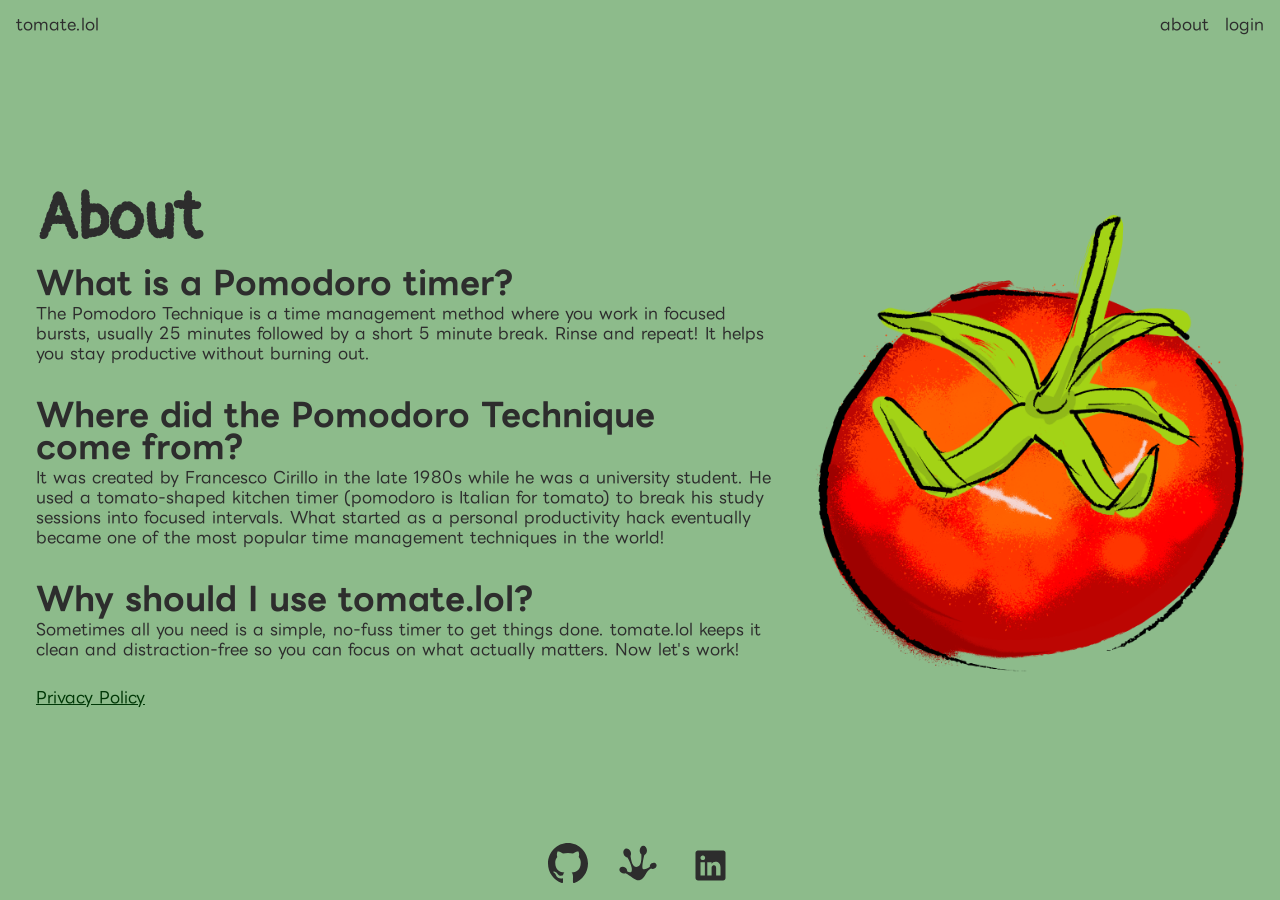
<file: about.html>
<!DOCTYPE html>
<html lang="en">
<head>
        <!-- Google tag (gtag.js) -->
    <script async src="https://www.googletagmanager.com/gtag/js?id=G-2F16VZZL8P"></script>
    <script>
    window.dataLayer = window.dataLayer || [];
    function gtag(){dataLayer.push(arguments);}
    gtag('js', new Date());

    gtag('config', 'G-2F16VZZL8P');
    </script>
    <meta charset="UTF-8">
    <meta name="viewport" content="width=device-width, initial-scale=1.0">
    <title>About - tomate.lol</title>
    <link rel="stylesheet" href="styles.css">

   <!-- fonts -->
    <link rel="preconnect" href="https://fonts.googleapis.com">
    <link rel="preconnect" href="https://fonts.gstatic.com" crossorigin>
    <link href="https://fonts.googleapis.com/css2?family=LINE+Seed+JP&family=Pangolin&display=swap" rel="stylesheet">

    <!-- styles -->
    <link rel="stylesheet" href="styles.css">
    <script src="script.js" defer></script>
    

    <!-- favicon -->
    <link rel="apple-touch-icon" sizes="180x180" href="images/favicon.io/apple-touch-icon.png">
    <link rel="icon" type="image/png" sizes="32x32" href="images/favicon.io/favicon-32x32.png">
    <link rel="icon" type="image/png" sizes="16x16" href="images/favicon.io/favicon-16x16.png">
    <link rel="manifest" href="images/favicon.io/site.webmanifest">
</head>
<body>
    <header>
        <p><a href="index.html">tomate.lol</a></p>
        <nav>
            <ul>
                <li><a href="about.html">about</a></li>
                <li><a href="login.html">login</a></li>
            </ul>
        </nav>
    </header>
    
    <main class="abtContainer">
        <div class="abtSection">
            <h1 class="secondaryFont">About</h1>
            <div>
                <h2>What is a Pomodoro timer?</h2>
                <p>The Pomodoro Technique is a time management method where you work in focused bursts, usually 25 minutes followed by a short 5 minute break. Rinse and repeat! It helps you stay productive without burning out.</p>
            </div>
        
            <div>
                <h2>Where did the Pomodoro Technique come from?</h2>
                <p>It was created by Francesco Cirillo in the late 1980s while he was a university student. He used a tomato-shaped kitchen timer (pomodoro is Italian for tomato) to break his study sessions into focused intervals. What started as a personal productivity hack eventually became one of the most popular time management techniques in the world!</p>
            </div>
            
            <div>
                <h2>Why should I use tomate.lol?</h2>
                <p>Sometimes all you need is a simple, no-fuss timer to get things done. tomate.lol keeps it clean and distraction-free so you can focus on what actually matters. Now let's work!</p>
            </div>

            <a href="privacy.html" class="underline">Privacy Policy</a>
        </div>
        <div class="abtImg">
            <a href="index.html">
                <img src="images/abtTomato.png" alt="tomate.lol logo outline">
            </a>
        </div>
    </main>
    
    <footer>
        <a href="https://github.com/erodr231" target="_blank">
            <?xml version="1.0" encoding="UTF-8" standalone="no"?>
            <!-- Uploaded to: SVG Repo, www.svgrepo.com, Generator: SVG Repo Mixer Tools -->
            <svg width="40px" height="40px" viewBox="0 0 20 20" version="1.1" xmlns="http://www.w3.org/2000/svg" xmlns:xlink="http://www.w3.org/1999/xlink">
                
                <title>github [#142]</title>
                <desc>Created with Sketch.</desc>
                <defs>

            </defs>
                <g id="Page-1" stroke="none" stroke-width="1" fill="none" fill-rule="evenodd">
                    <g id="Dribbble-Light-Preview" transform="translate(-140.000000, -7559.000000)" fill="#2d2d2d">
                        <g id="icons" transform="translate(56.000000, 160.000000)">
                            <path d="M94,7399 C99.523,7399 104,7403.59 104,7409.253 C104,7413.782 101.138,7417.624 97.167,7418.981 C96.66,7419.082 96.48,7418.762 96.48,7418.489 C96.48,7418.151 96.492,7417.047 96.492,7415.675 C96.492,7414.719 96.172,7414.095 95.813,7413.777 C98.04,7413.523 100.38,7412.656 100.38,7408.718 C100.38,7407.598 99.992,7406.684 99.35,7405.966 C99.454,7405.707 99.797,7404.664 99.252,7403.252 C99.252,7403.252 98.414,7402.977 96.505,7404.303 C95.706,7404.076 94.85,7403.962 94,7403.958 C93.15,7403.962 92.295,7404.076 91.497,7404.303 C89.586,7402.977 88.746,7403.252 88.746,7403.252 C88.203,7404.664 88.546,7405.707 88.649,7405.966 C88.01,7406.684 87.619,7407.598 87.619,7408.718 C87.619,7412.646 89.954,7413.526 92.175,7413.785 C91.889,7414.041 91.63,7414.493 91.54,7415.156 C90.97,7415.418 89.522,7415.871 88.63,7414.304 C88.63,7414.304 88.101,7413.319 87.097,7413.247 C87.097,7413.247 86.122,7413.234 87.029,7413.87 C87.029,7413.87 87.684,7414.185 88.139,7415.37 C88.139,7415.37 88.726,7417.2 91.508,7416.58 C91.513,7417.437 91.522,7418.245 91.522,7418.489 C91.522,7418.76 91.338,7419.077 90.839,7418.982 C86.865,7417.627 84,7413.783 84,7409.253 C84,7403.59 88.478,7399 94,7399" id="github-[#142]">

            </path>
                        </g>
                    </g>
                </g>
            </svg>
        </a>

        <a href="https://www.rodriguezemely.com/" target="_blank">
            <?xml version="1.0" encoding="utf-8"?><!-- Uploaded to: SVG Repo, www.svgrepo.com, Generator: SVG Repo Mixer Tools -->
            <svg width="40px" height="40px" viewBox="0 0 512 512" xmlns="http://www.w3.org/2000/svg"><path fill="#2d2d2d" d="M324.3 34.79c-25.7 0-46.5 27.02-46.5 60.36 0 20.05 7.7 38.85 20.6 50.05 5.6 81.2-4.7 152.3-53.6 160.1-60.2 6.2-73.2-68.2-84.6-139 8.9-15.7 9.2-37.5.6-57.3-13.4-30.79-43.6-47.33-67.56-36.92-23.92 10.4-32.47 43.72-19.11 74.52 9.44 21.7 27.77 37.1 47.07 39.6 33.9 57.6 71.8 152.4 51 180.2-11.5 15.2-32.7 10.4-55.6-4 3.7-16.3-4.5-34.6-20.81-46.7-22.74-16.9-53.8-16.5-69.39.8-15.6 17.3-9.77 45 13 61.9 17.78 13.1 41.33 16.1 58.44 7.4 67.86 32.9 121.86 99.5 175.56 90.6 76.2-12.6 76.5-119.3 148.3-149.9 13.7 9.1 33.5 8.3 49.7-2.1 21.2-13.7 29.1-39.2 17.7-56.9-11.4-17.8-37.9-21.1-59.2-7.4-15.9 10.3-24.9 27.8-22.5 43.9-29.9 22.4-68.5 39.7-88.7 27.3-16.2-9.9 1.8-122.3 19-178.4 19.6-7.7 33.1-31.1 33.1-57.75 0-33.34-20.8-60.37-46.5-60.36z"/></svg>
        </a>

        <a href="https://www.linkedin.com/in/emely-rodriguez-825b9527a/" target="_blank">
            <?xml version="1.0" encoding="utf-8"?><!-- Uploaded to: SVG Repo, www.svgrepo.com, Generator: SVG Repo Mixer Tools -->
            <svg width="45px" height="45px" viewBox="0 0 24 24" fill="none" xmlns="http://www.w3.org/2000/svg">
            <path d="M18.72 3.99997H5.37C5.19793 3.99191 5.02595 4.01786 4.86392 4.07635C4.70189 4.13484 4.55299 4.22471 4.42573 4.34081C4.29848 4.45692 4.19537 4.59699 4.12232 4.75299C4.04927 4.909 4.0077 5.07788 4 5.24997V18.63C4.01008 18.9901 4.15766 19.3328 4.41243 19.5875C4.6672 19.8423 5.00984 19.9899 5.37 20H18.72C19.0701 19.9844 19.4002 19.8322 19.6395 19.5761C19.8788 19.32 20.0082 18.9804 20 18.63V5.24997C20.0029 5.08247 19.9715 4.91616 19.9078 4.76122C19.8441 4.60629 19.7494 4.466 19.6295 4.34895C19.5097 4.23191 19.3672 4.14059 19.2108 4.08058C19.0544 4.02057 18.8874 3.99314 18.72 3.99997ZM9 17.34H6.67V10.21H9V17.34ZM7.89 9.12997C7.72741 9.13564 7.5654 9.10762 7.41416 9.04768C7.26291 8.98774 7.12569 8.89717 7.01113 8.78166C6.89656 8.66615 6.80711 8.5282 6.74841 8.37647C6.6897 8.22474 6.66301 8.06251 6.67 7.89997C6.66281 7.73567 6.69004 7.57169 6.74995 7.41854C6.80986 7.26538 6.90112 7.12644 7.01787 7.01063C7.13463 6.89481 7.2743 6.80468 7.42793 6.74602C7.58157 6.68735 7.74577 6.66145 7.91 6.66997C8.07259 6.66431 8.2346 6.69232 8.38584 6.75226C8.53709 6.8122 8.67431 6.90277 8.78887 7.01828C8.90344 7.13379 8.99289 7.27174 9.05159 7.42347C9.1103 7.5752 9.13699 7.73743 9.13 7.89997C9.13719 8.06427 9.10996 8.22825 9.05005 8.3814C8.99014 8.53456 8.89888 8.6735 8.78213 8.78931C8.66537 8.90513 8.5257 8.99526 8.37207 9.05392C8.21843 9.11259 8.05423 9.13849 7.89 9.12997ZM17.34 17.34H15V13.44C15 12.51 14.67 11.87 13.84 11.87C13.5822 11.8722 13.3313 11.9541 13.1219 12.1045C12.9124 12.2549 12.7546 12.4664 12.67 12.71C12.605 12.8926 12.5778 13.0865 12.59 13.28V17.34H10.29V10.21H12.59V11.21C12.7945 10.8343 13.0988 10.5225 13.4694 10.3089C13.84 10.0954 14.2624 9.98848 14.69 9.99997C16.2 9.99997 17.34 11 17.34 13.13V17.34Z" fill="#2d2d2d"/>
            </svg>
        </a>
    </footer>
</body>
</html>
</file>
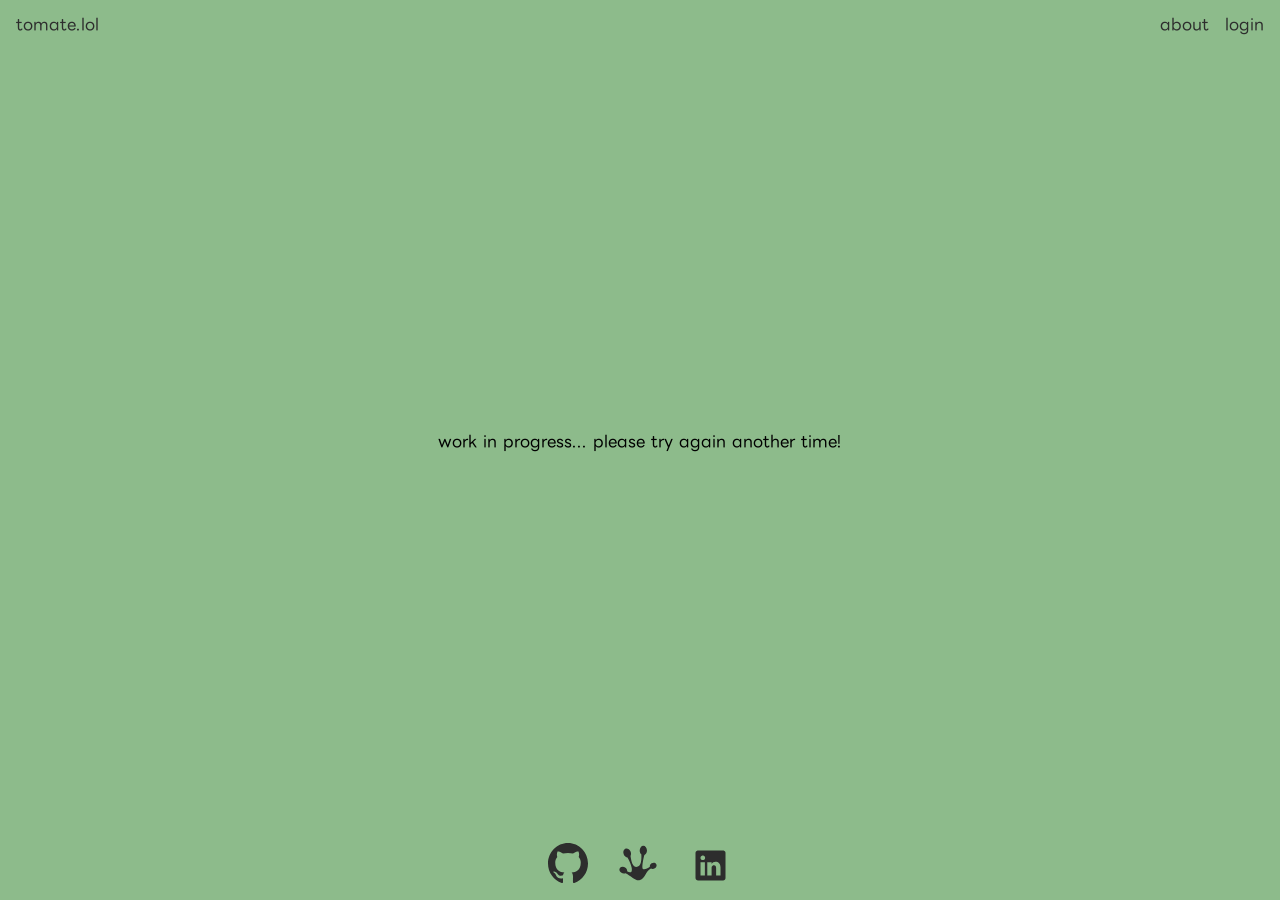
<file: login.html>
<!DOCTYPE html>
<html lang="en">
<head>
        <!-- Google tag (gtag.js) -->
    <script async src="https://www.googletagmanager.com/gtag/js?id=G-2F16VZZL8P"></script>
    <script>
    window.dataLayer = window.dataLayer || [];
    function gtag(){dataLayer.push(arguments);}
    gtag('js', new Date());

    gtag('config', 'G-2F16VZZL8P');
    </script>
    
    <meta charset="UTF-8">
    <meta name="viewport" content="width=device-width, initial-scale=1.0">
    <meta name="description" content="A simple pomodoro timer built for focusing. Customize your work and break sessions, dark mode, and a built-in sticky note. No distractions. Let's study!">
    <title>tomate.lol</title>
    
    <!-- fonts -->
    <link rel="preconnect" href="https://fonts.googleapis.com">
    <link rel="preconnect" href="https://fonts.gstatic.com" crossorigin>
    <link href="https://fonts.googleapis.com/css2?family=LINE+Seed+JP&family=Pangolin&display=swap" rel="stylesheet">
   
    <!-- styles -->
    <link rel="stylesheet" href="styles.css">
    <script src="script.js" defer></script>

    <!-- favicon -->
    <link rel="apple-touch-icon" sizes="180x180" href="images/favicon.io/apple-touch-icon.png">
    <link rel="icon" type="image/png" sizes="32x32" href="images/favicon.io/favicon-32x32.png">
    <link rel="icon" type="image/png" sizes="16x16" href="images/favicon.io/favicon-16x16.png">
    <link rel="manifest" href="images/favicon.io/site.webmanifest">
</head>
<body>
    <header>
        <p><a href="index.html">tomate.lol</a></p>
        <nav>
            <ul>
                <li><a href="about.html">about</a></li>
                <li><a href="login.html">login</a></li>
            </ul>
        </nav>
    </header>
    
    <main>
        <p>work in progress... please try again another time!</p>
    </main>

    
    <footer>
        <a href="https://github.com/erodr231" target="_blank">
            <?xml version="1.0" encoding="UTF-8" standalone="no"?>
            <!-- Uploaded to: SVG Repo, www.svgrepo.com, Generator: SVG Repo Mixer Tools -->
            <svg width="40px" height="40px" viewBox="0 0 20 20" version="1.1" xmlns="http://www.w3.org/2000/svg" xmlns:xlink="http://www.w3.org/1999/xlink">
                
                <title>github [#142]</title>
                <desc>Created with Sketch.</desc>
                <defs>

            </defs>
                <g id="Page-1" stroke="none" stroke-width="1" fill="none" fill-rule="evenodd">
                    <g id="Dribbble-Light-Preview" transform="translate(-140.000000, -7559.000000)" fill="#2d2d2d">
                        <g id="icons" transform="translate(56.000000, 160.000000)">
                            <path d="M94,7399 C99.523,7399 104,7403.59 104,7409.253 C104,7413.782 101.138,7417.624 97.167,7418.981 C96.66,7419.082 96.48,7418.762 96.48,7418.489 C96.48,7418.151 96.492,7417.047 96.492,7415.675 C96.492,7414.719 96.172,7414.095 95.813,7413.777 C98.04,7413.523 100.38,7412.656 100.38,7408.718 C100.38,7407.598 99.992,7406.684 99.35,7405.966 C99.454,7405.707 99.797,7404.664 99.252,7403.252 C99.252,7403.252 98.414,7402.977 96.505,7404.303 C95.706,7404.076 94.85,7403.962 94,7403.958 C93.15,7403.962 92.295,7404.076 91.497,7404.303 C89.586,7402.977 88.746,7403.252 88.746,7403.252 C88.203,7404.664 88.546,7405.707 88.649,7405.966 C88.01,7406.684 87.619,7407.598 87.619,7408.718 C87.619,7412.646 89.954,7413.526 92.175,7413.785 C91.889,7414.041 91.63,7414.493 91.54,7415.156 C90.97,7415.418 89.522,7415.871 88.63,7414.304 C88.63,7414.304 88.101,7413.319 87.097,7413.247 C87.097,7413.247 86.122,7413.234 87.029,7413.87 C87.029,7413.87 87.684,7414.185 88.139,7415.37 C88.139,7415.37 88.726,7417.2 91.508,7416.58 C91.513,7417.437 91.522,7418.245 91.522,7418.489 C91.522,7418.76 91.338,7419.077 90.839,7418.982 C86.865,7417.627 84,7413.783 84,7409.253 C84,7403.59 88.478,7399 94,7399" id="github-[#142]">

            </path>
                        </g>
                    </g>
                </g>
            </svg>
        </a>

        <a href="https://www.rodriguezemely.com/" target="_blank">
            <?xml version="1.0" encoding="utf-8"?><!-- Uploaded to: SVG Repo, www.svgrepo.com, Generator: SVG Repo Mixer Tools -->
            <svg width="40px" height="40px" viewBox="0 0 512 512" xmlns="http://www.w3.org/2000/svg"><path fill="#2d2d2d" d="M324.3 34.79c-25.7 0-46.5 27.02-46.5 60.36 0 20.05 7.7 38.85 20.6 50.05 5.6 81.2-4.7 152.3-53.6 160.1-60.2 6.2-73.2-68.2-84.6-139 8.9-15.7 9.2-37.5.6-57.3-13.4-30.79-43.6-47.33-67.56-36.92-23.92 10.4-32.47 43.72-19.11 74.52 9.44 21.7 27.77 37.1 47.07 39.6 33.9 57.6 71.8 152.4 51 180.2-11.5 15.2-32.7 10.4-55.6-4 3.7-16.3-4.5-34.6-20.81-46.7-22.74-16.9-53.8-16.5-69.39.8-15.6 17.3-9.77 45 13 61.9 17.78 13.1 41.33 16.1 58.44 7.4 67.86 32.9 121.86 99.5 175.56 90.6 76.2-12.6 76.5-119.3 148.3-149.9 13.7 9.1 33.5 8.3 49.7-2.1 21.2-13.7 29.1-39.2 17.7-56.9-11.4-17.8-37.9-21.1-59.2-7.4-15.9 10.3-24.9 27.8-22.5 43.9-29.9 22.4-68.5 39.7-88.7 27.3-16.2-9.9 1.8-122.3 19-178.4 19.6-7.7 33.1-31.1 33.1-57.75 0-33.34-20.8-60.37-46.5-60.36z"/></svg>
        </a>

        <a href="https://www.linkedin.com/in/emely-rodriguez-825b9527a/" target="_blank">
            <?xml version="1.0" encoding="utf-8"?><!-- Uploaded to: SVG Repo, www.svgrepo.com, Generator: SVG Repo Mixer Tools -->
            <svg width="45px" height="45px" viewBox="0 0 24 24" fill="none" xmlns="http://www.w3.org/2000/svg">
            <path d="M18.72 3.99997H5.37C5.19793 3.99191 5.02595 4.01786 4.86392 4.07635C4.70189 4.13484 4.55299 4.22471 4.42573 4.34081C4.29848 4.45692 4.19537 4.59699 4.12232 4.75299C4.04927 4.909 4.0077 5.07788 4 5.24997V18.63C4.01008 18.9901 4.15766 19.3328 4.41243 19.5875C4.6672 19.8423 5.00984 19.9899 5.37 20H18.72C19.0701 19.9844 19.4002 19.8322 19.6395 19.5761C19.8788 19.32 20.0082 18.9804 20 18.63V5.24997C20.0029 5.08247 19.9715 4.91616 19.9078 4.76122C19.8441 4.60629 19.7494 4.466 19.6295 4.34895C19.5097 4.23191 19.3672 4.14059 19.2108 4.08058C19.0544 4.02057 18.8874 3.99314 18.72 3.99997ZM9 17.34H6.67V10.21H9V17.34ZM7.89 9.12997C7.72741 9.13564 7.5654 9.10762 7.41416 9.04768C7.26291 8.98774 7.12569 8.89717 7.01113 8.78166C6.89656 8.66615 6.80711 8.5282 6.74841 8.37647C6.6897 8.22474 6.66301 8.06251 6.67 7.89997C6.66281 7.73567 6.69004 7.57169 6.74995 7.41854C6.80986 7.26538 6.90112 7.12644 7.01787 7.01063C7.13463 6.89481 7.2743 6.80468 7.42793 6.74602C7.58157 6.68735 7.74577 6.66145 7.91 6.66997C8.07259 6.66431 8.2346 6.69232 8.38584 6.75226C8.53709 6.8122 8.67431 6.90277 8.78887 7.01828C8.90344 7.13379 8.99289 7.27174 9.05159 7.42347C9.1103 7.5752 9.13699 7.73743 9.13 7.89997C9.13719 8.06427 9.10996 8.22825 9.05005 8.3814C8.99014 8.53456 8.89888 8.6735 8.78213 8.78931C8.66537 8.90513 8.5257 8.99526 8.37207 9.05392C8.21843 9.11259 8.05423 9.13849 7.89 9.12997ZM17.34 17.34H15V13.44C15 12.51 14.67 11.87 13.84 11.87C13.5822 11.8722 13.3313 11.9541 13.1219 12.1045C12.9124 12.2549 12.7546 12.4664 12.67 12.71C12.605 12.8926 12.5778 13.0865 12.59 13.28V17.34H10.29V10.21H12.59V11.21C12.7945 10.8343 13.0988 10.5225 13.4694 10.3089C13.84 10.0954 14.2624 9.98848 14.69 9.99997C16.2 9.99997 17.34 11 17.34 13.13V17.34Z" fill="#2d2d2d"/>
            </svg>
        </a>
    </footer>
</body>
</html>
</file>
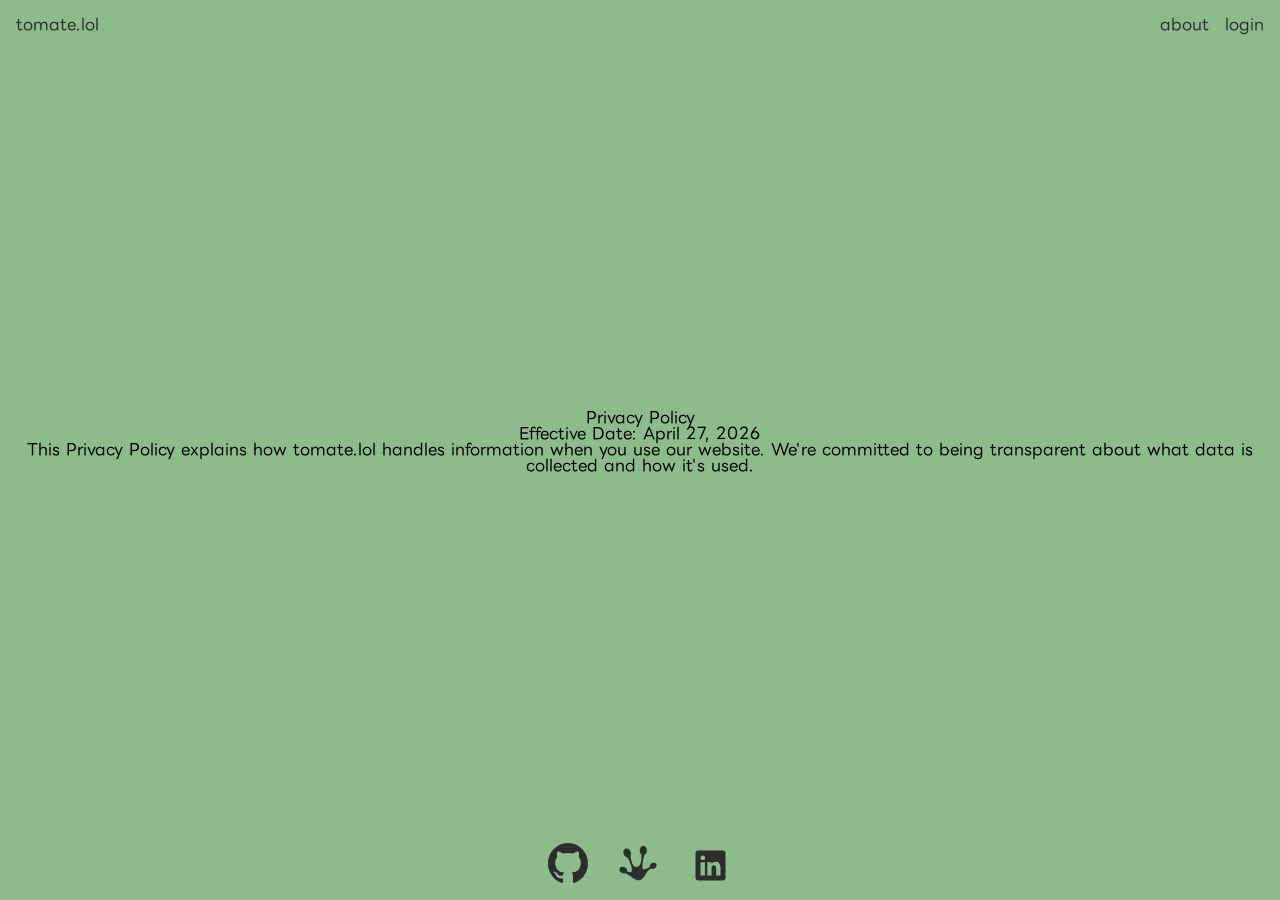
<file: privacy.html>
<!DOCTYPE html>
<html lang="en">
    <head>
        <!-- Google tag (gtag.js) -->
    <script async src="https://www.googletagmanager.com/gtag/js?id=G-2F16VZZL8P"></script>
    <script>
    window.dataLayer = window.dataLayer || [];
    function gtag(){dataLayer.push(arguments);}
    gtag('js', new Date());

    gtag('config', 'G-2F16VZZL8P');
    </script>
    <meta charset="UTF-8">
    <meta name="viewport" content="width=device-width, initial-scale=1.0">
    <title>Privacy Policy – tomate.lol</title>
    <link rel="stylesheet" href="styles.css">

   <!-- fonts -->
    <link rel="preconnect" href="https://fonts.googleapis.com">
    <link rel="preconnect" href="https://fonts.gstatic.com" crossorigin>
    <link href="https://fonts.googleapis.com/css2?family=LINE+Seed+JP&family=Pangolin&display=swap" rel="stylesheet">

    <!-- styles -->
    <link rel="stylesheet" href="styles.css">
    <script src="script.js" defer></script>
    

    <!-- favicon -->
    <link rel="apple-touch-icon" sizes="180x180" href="images/favicon.io/apple-touch-icon.png">
    <link rel="icon" type="image/png" sizes="32x32" href="images/favicon.io/favicon-32x32.png">
    <link rel="icon" type="image/png" sizes="16x16" href="images/favicon.io/favicon-16x16.png">
    <link rel="manifest" href="images/favicon.io/site.webmanifest">
    </head>
    <body>
        <header>
            <p><a href="index.html">tomate.lol</a></p>
            <nav>
                <ul>
                    <li><a href="about.html">about</a></li>
                    <li><a href="login.html">login</a></li>
                </ul>
            </nav>
        </header>

        <main>
            <section>
                <h1>Privacy Policy</h1>
                <p>Effective Date: April 27, 2026</p>
                <p>This Privacy Policy explains how <strong>tomate.lol</strong> handles information when you use our website. We're committed to being transparent about what data is collected and how it's used.</p>
            </section>
        </main>

        <footer>
            <a href="https://github.com/erodr231" target="_blank">
                <?xml version="1.0" encoding="UTF-8" standalone="no"?>
                <!-- Uploaded to: SVG Repo, www.svgrepo.com, Generator: SVG Repo Mixer Tools -->
                <svg width="40px" height="40px" viewBox="0 0 20 20" version="1.1" xmlns="http://www.w3.org/2000/svg" xmlns:xlink="http://www.w3.org/1999/xlink">
                    
                    <title>github [#142]</title>
                    <desc>Created with Sketch.</desc>
                    <defs>

                </defs>
                    <g id="Page-1" stroke="none" stroke-width="1" fill="none" fill-rule="evenodd">
                        <g id="Dribbble-Light-Preview" transform="translate(-140.000000, -7559.000000)" fill="#2d2d2d">
                            <g id="icons" transform="translate(56.000000, 160.000000)">
                                <path d="M94,7399 C99.523,7399 104,7403.59 104,7409.253 C104,7413.782 101.138,7417.624 97.167,7418.981 C96.66,7419.082 96.48,7418.762 96.48,7418.489 C96.48,7418.151 96.492,7417.047 96.492,7415.675 C96.492,7414.719 96.172,7414.095 95.813,7413.777 C98.04,7413.523 100.38,7412.656 100.38,7408.718 C100.38,7407.598 99.992,7406.684 99.35,7405.966 C99.454,7405.707 99.797,7404.664 99.252,7403.252 C99.252,7403.252 98.414,7402.977 96.505,7404.303 C95.706,7404.076 94.85,7403.962 94,7403.958 C93.15,7403.962 92.295,7404.076 91.497,7404.303 C89.586,7402.977 88.746,7403.252 88.746,7403.252 C88.203,7404.664 88.546,7405.707 88.649,7405.966 C88.01,7406.684 87.619,7407.598 87.619,7408.718 C87.619,7412.646 89.954,7413.526 92.175,7413.785 C91.889,7414.041 91.63,7414.493 91.54,7415.156 C90.97,7415.418 89.522,7415.871 88.63,7414.304 C88.63,7414.304 88.101,7413.319 87.097,7413.247 C87.097,7413.247 86.122,7413.234 87.029,7413.87 C87.029,7413.87 87.684,7414.185 88.139,7415.37 C88.139,7415.37 88.726,7417.2 91.508,7416.58 C91.513,7417.437 91.522,7418.245 91.522,7418.489 C91.522,7418.76 91.338,7419.077 90.839,7418.982 C86.865,7417.627 84,7413.783 84,7409.253 C84,7403.59 88.478,7399 94,7399" id="github-[#142]">

                </path>
                            </g>
                        </g>
                    </g>
                </svg>
            </a>

            <a href="https://www.rodriguezemely.com/" target="_blank">
                <?xml version="1.0" encoding="utf-8"?><!-- Uploaded to: SVG Repo, www.svgrepo.com, Generator: SVG Repo Mixer Tools -->
                <svg width="40px" height="40px" viewBox="0 0 512 512" xmlns="http://www.w3.org/2000/svg"><path fill="#2d2d2d" d="M324.3 34.79c-25.7 0-46.5 27.02-46.5 60.36 0 20.05 7.7 38.85 20.6 50.05 5.6 81.2-4.7 152.3-53.6 160.1-60.2 6.2-73.2-68.2-84.6-139 8.9-15.7 9.2-37.5.6-57.3-13.4-30.79-43.6-47.33-67.56-36.92-23.92 10.4-32.47 43.72-19.11 74.52 9.44 21.7 27.77 37.1 47.07 39.6 33.9 57.6 71.8 152.4 51 180.2-11.5 15.2-32.7 10.4-55.6-4 3.7-16.3-4.5-34.6-20.81-46.7-22.74-16.9-53.8-16.5-69.39.8-15.6 17.3-9.77 45 13 61.9 17.78 13.1 41.33 16.1 58.44 7.4 67.86 32.9 121.86 99.5 175.56 90.6 76.2-12.6 76.5-119.3 148.3-149.9 13.7 9.1 33.5 8.3 49.7-2.1 21.2-13.7 29.1-39.2 17.7-56.9-11.4-17.8-37.9-21.1-59.2-7.4-15.9 10.3-24.9 27.8-22.5 43.9-29.9 22.4-68.5 39.7-88.7 27.3-16.2-9.9 1.8-122.3 19-178.4 19.6-7.7 33.1-31.1 33.1-57.75 0-33.34-20.8-60.37-46.5-60.36z"/></svg>
            </a>

            <a href="https://www.linkedin.com/in/emely-rodriguez-825b9527a/" target="_blank">
                <?xml version="1.0" encoding="utf-8"?><!-- Uploaded to: SVG Repo, www.svgrepo.com, Generator: SVG Repo Mixer Tools -->
                <svg width="45px" height="45px" viewBox="0 0 24 24" fill="none" xmlns="http://www.w3.org/2000/svg">
                <path d="M18.72 3.99997H5.37C5.19793 3.99191 5.02595 4.01786 4.86392 4.07635C4.70189 4.13484 4.55299 4.22471 4.42573 4.34081C4.29848 4.45692 4.19537 4.59699 4.12232 4.75299C4.04927 4.909 4.0077 5.07788 4 5.24997V18.63C4.01008 18.9901 4.15766 19.3328 4.41243 19.5875C4.6672 19.8423 5.00984 19.9899 5.37 20H18.72C19.0701 19.9844 19.4002 19.8322 19.6395 19.5761C19.8788 19.32 20.0082 18.9804 20 18.63V5.24997C20.0029 5.08247 19.9715 4.91616 19.9078 4.76122C19.8441 4.60629 19.7494 4.466 19.6295 4.34895C19.5097 4.23191 19.3672 4.14059 19.2108 4.08058C19.0544 4.02057 18.8874 3.99314 18.72 3.99997ZM9 17.34H6.67V10.21H9V17.34ZM7.89 9.12997C7.72741 9.13564 7.5654 9.10762 7.41416 9.04768C7.26291 8.98774 7.12569 8.89717 7.01113 8.78166C6.89656 8.66615 6.80711 8.5282 6.74841 8.37647C6.6897 8.22474 6.66301 8.06251 6.67 7.89997C6.66281 7.73567 6.69004 7.57169 6.74995 7.41854C6.80986 7.26538 6.90112 7.12644 7.01787 7.01063C7.13463 6.89481 7.2743 6.80468 7.42793 6.74602C7.58157 6.68735 7.74577 6.66145 7.91 6.66997C8.07259 6.66431 8.2346 6.69232 8.38584 6.75226C8.53709 6.8122 8.67431 6.90277 8.78887 7.01828C8.90344 7.13379 8.99289 7.27174 9.05159 7.42347C9.1103 7.5752 9.13699 7.73743 9.13 7.89997C9.13719 8.06427 9.10996 8.22825 9.05005 8.3814C8.99014 8.53456 8.89888 8.6735 8.78213 8.78931C8.66537 8.90513 8.5257 8.99526 8.37207 9.05392C8.21843 9.11259 8.05423 9.13849 7.89 9.12997ZM17.34 17.34H15V13.44C15 12.51 14.67 11.87 13.84 11.87C13.5822 11.8722 13.3313 11.9541 13.1219 12.1045C12.9124 12.2549 12.7546 12.4664 12.67 12.71C12.605 12.8926 12.5778 13.0865 12.59 13.28V17.34H10.29V10.21H12.59V11.21C12.7945 10.8343 13.0988 10.5225 13.4694 10.3089C13.84 10.0954 14.2624 9.98848 14.69 9.99997C16.2 9.99997 17.34 11 17.34 13.13V17.34Z" fill="#2d2d2d"/>
                </svg>
            </a>
        </footer>
    </body>
</html>
</file>
<file: styles.css>
/* http://meyerweb.com/eric/tools/css/reset/
v2.0 | 20110126
License: none (public domain)
*/
html, body, div, span, applet, object, iframe,
h1, h2, h3, h4, h5, h6, p, blockquote, pre,
a, abbr, acronym, address, big, cite, code,
del, dfn, em, img, ins, kbd, q, s, samp,
small, strike, strong, sub, sup, tt, var,
b, u, i, center,
dl, dt, dd, ol, ul, li,
fieldset, form, label, legend,
table, caption, tbody, tfoot, thead, tr, th, td,
article, aside, canvas, details, embed,
figure, figcaption, footer, header, hgroup, 
menu, nav, output, ruby, section, summary,
time, mark, audio, video {
    margin: 0;
    padding: 0;
    border: 0;
    font-size: 100%;
    font: inherit;
    vertical-align: baseline;
}
/* HTML5 display-role reset for older browsers */
article, aside, details, figcaption, figure, 
footer, header, hgroup, menu, nav, section {
    display: block;
}
body {
    line-height: 1;
}
ol, ul {
    list-style: none;
}
blockquote, q {
    quotes: none;
}
blockquote:before, blockquote:after,
q:before, q:after {
    content: '';
    content: none;
}
table {
    border-collapse: collapse;
    border-spacing: 0;
}

/* === VARIABLES === */
:root{
    --font-primary: "LINE Seed JP", sans-serif; 
    --font-secondary: "Pangolin", sans-serif;
    
    --text-color: #2d2d2d;
    /* 050505 */
    

    /* TESTING COLOR PALLETTE */
    --off-white: #F8F0E3;
    --toggle-color:#569f52;
    --main-color: #8DBB8B;
    --yellow: #feca3cd5;
    --breakRed: #BF616A;
}

/* === BASE === */
body{
    background-color: var(--main-color);
    font-family: var(--font-primary);
    display: flex;
    flex-direction: column;
    min-height: 100vh;
    transition: background-color 0.8s ease, color 0.5s ease;
}

body.breakMode{
    background-color: var(--breakRed);
}

h1, h2, p{
    font-family: var(--font-primary);
}

/* === HEADER === */
header{
    display: flex;
    justify-content: space-between;
    background-color: var(--header-color);
}

header a{
    text-decoration: none;
    color: var(--text-color);
}

header, main, footer{
    padding: 1rem;
}

h1{
    font-size: 1rem;
}

nav ul{
    display: flex;
    gap: 1rem;
}

/* === MAIN === */
main{
    position: relative;
    display: flex;
    flex-direction: column;
    text-align: center;
    flex: 1;
    justify-content: center;
    align-items: center;
}

#tagline{
    opacity: 75%;
    padding: 10px;
    font-size: 1rem;
    
}

.timerDisplay{
    display: flex;
    flex-direction: column;
    align-items: center;
    justify-content: center;
    margin-top: 60px;
}

#tomateHeader{
    display: flex;
    flex-direction: row;
    justify-content: center;
    align-items: center;
}

#tomateHeader img{
    width: auto;
    height: 65px;
    padding: 5px;
    rotate: 25deg;
}

#mode{
    font-size: 5rem;
    font-weight: bold;
    color: var(--text-color);
    transition: font-size 1s cubic-bezier(1, 0, 0, 1.01), font-weight 2s ease;
}

/* START BUTTON TRANSITION */

#mode.shrink{
    font-size: 2.5rem;
    font-weight: 200;
    opacity: 80%;
}
/* button reset */
#sticky, #startBtn, #timerBtns button, .closeBtn, textarea, #skipBtn{
    background: none;
    border: none;
    border-radius: 10px;
}

#sticky img, #startBtn img, #timerBtns img, .closeBtn{
    cursor: pointer;
}

#startBtn img{
    width: auto;
    height: 150px;
}

#sessionCounter{
    font-size: 1rem;
    line-height: 25px;
    color: var(--text-color);
    margin-top: 10px;
    opacity: 78%;
}


/* === TIMER  === */
#timer{
    font-size: 7.5rem;
    font-weight: 800;
    color: var(--text-color);
    padding: 0px 10px 5px;
    transition: cubic-bezier(0.075, 0.82, 0.165, 1);
}

#timerBtns button{
    padding: 1rem;
}

/* === STICKY NOTE BUTTON === */
#sticky{
    position: absolute;
    bottom: 1rem;
    right: 1rem;
}

.stickyNote {
    display: flex;
    flex-direction: column;
    padding: 10px;
    background-color: var(--yellow);
}

.stickyHeader{
    font-family: var(--font-primary);
    display: flex;
    justify-content: space-between;
    padding: 10px 5px;
    font-size: 1.2rem;
    font-weight: 300;
    text-decoration: underline;
    opacity: 80%;
}

.stickyNote[hidden]{
    display: none;
}

#sticky img:hover{
    content: url('images/stickyNoteHover.svg');
}

textarea{
    font-family: var(--font-secondary);
    padding: 10px;
    width: 230px;
    height: 175px;
    font-size: 1.2rem;
    font-weight: 100;
    opacity: 70%;
}

textarea:focus{
    outline: none;
}

textarea::placeholder{
    color: var(--text-color);
    opacity: 70%;
}

/* === FOOTER === */
footer{
    display: flex;
    justify-content: center;
    gap: 30px;
    padding: 10px;
    background-color: var(--footer-color);
}


/* === ABOUT === */

.abtImg img{
    height: 500px;
    width: auto;
    padding-top: 50px;
}

.abtContainer {
    color: var(--text-color);
    display: flex;
    flex-direction: row; 
    justify-content: center;
    text-align: left;   
    gap: 5px;
}

.abtContainer h1{
    font-family: var(--font-secondary);
    font-weight: bold;
    font-size: 4rem;
    padding: 10px 0px;
}

.abtSection h2{
    font-weight: bold;
    font-size: 2rem;
    padding: 5px 0px;
    max-width: 700px;
}

.abtSection{
    display: flex;
    flex-direction: column;
    max-width: 750px;
}

.abtSection p{
    line-height: 20px;
    margin-bottom: 30px;
}

/* === SETTINGS WINDOW === */

.settings{
    margin: 10px 20px;
    display: flex;
    flex-direction: column;
    border: 2px solid var(--text-color);
    padding: 20px 30px;
    border-radius: 15px;
    gap: 10px;
    background-color: var(--off-white);
    opacity: 0%;
    transform: translateY(20px);
    transition: opacity 0.3s ease, transform 0.3s ease;
    visibility: hidden;
    pointer-events: none;
    max-height: 0;
    overflow: hidden;
    border: none;
}

.settings.open{
    opacity: .75;
    transform: translateY(0);
    pointer-events: auto;
    visibility: visible;
    max-height: 620px;
    border: 2px solid var(--text-color);;
}

.settings > div{
    display: flex;
    align-items: center;
    justify-content: space-between;
    gap: 10px;
}

.settingsHeader{
    display: flex;
    justify-content: center;
    padding-bottom: 5px;
    font-size: 3rem;
    font-weight: bold;
}

.settings label:first-child{
    text-align: left;
    /* width: 190px; */
    font-size: 1.3rem;
}

#closeSettingsBtn{
    text-decoration: underline;
    align-self: flex-end;
    padding: 0px;
}

.settings input{
    border-radius: 10px;
    padding: 5px;
}

input#focusTime, input#breakTime, input#longBreakTime{
    font-family: var(--font-secondary);
    font-size: 1.2rem;
    width: 80px;
}

#saveSettings{
    all: unset;
    cursor: pointer;
    border: 2px solid #2d2d2d;
    padding: 10px;
    border-radius: 15px;
    margin-top: 5px;
}

#saveSettings:hover{
    text-decoration: underline;
}

svg:hover{
    cursor: pointer;
}

svg[hidden] {
    display: none;
}

/* === CHECKBOX STYLE === */
.toggle {
  position: relative;
  display: inline-block;
  width: 60px;
  height: 34px;
}

.toggle input {
  display: none;
}

.slider {
  position: absolute;
  cursor: pointer;
  top: 0;
  left: 0;
  right: 0;
  bottom: 0;
  background-color: #333;
  transition: 0.4s;
  border-radius: 34px;
}

.slider:before {
  position: absolute;
  content: "";
  height: 26px;
  width: 26px;
  left: 4px;
  bottom: 4px;
  background-color: #FFF;
  transition: 0.4s;
  border-radius: 50%;
}

input:checked + .slider {
    /* placeholder */
  background-color: var(--toggle-color); 
}

input:checked + .slider:before {
  transform: translateX(26px);
}

/* === DARK MODE STYLE === */
.darkMode{
    --text-color: #e0e0e0;
    --main-color: #1a1a1a;
    --breakRed: #3a3a3a;
}
#timerBtns svg {
    overflow: visible;
}
body.darkMode svg circle {
    fill: #555555;
    stroke: var(--off-white);
    stroke-width: 1.5px;
}

body.darkMode footer svg path,
body.darkMode footer svg g {
    fill: #e0e0e0;
}

body.darkMode #saveSettings, body.darkMode .settings{
    border: 2px solid #1a1a1a;
}

body.darkMode textarea::placeholder{
    color: #1a1a1a;
}

.timerWrapper {
    position: relative;
    display: flex;
    justify-content: center;
    align-items: center;
    gap: 10px;
    width: 100%;
}

#skipBtn{
    visibility: hidden;
    position: absolute;
    right: -90px;
    cursor: pointer;
    padding: 0;
    opacity: .95;
}

#skipBtn:hover{
    opacity: 1;
}

#skipBtn.showSkip{
    visibility: visible;
}

/* advanced settings */
#advancedToggle{
    font-family: var(--font-primary);
    font-weight: 900;
    display: flex;
    flex-direction: column;
    font-size: 20px;
    cursor: pointer;
    opacity: .90;    
}

#advancedArrow {
    transition: transform .1s ease;
}

#advancedSettings{
    display: flex;
    flex-direction: column;
    max-height: 0;
    overflow: hidden;
    transition: max-height .3s ease, opacity .3s ease;
    opacity: 0;
    gap: 10px;
}

#advancedSettings div{
    display: flex;
    align-items: center;
    gap: 20px;
    justify-content: space-between;
}


#advancedSettings label{
    font-size: 1.1rem;
}

#fileLabel:hover{
    cursor: pointer;
}

#advancedSettings.open{
    max-height: 300px;
    opacity: 1;
}

#advancedToggle.open #advancedArrow{
    transform: rotate(180deg);
}

#advancedSettings label.toggle{
    width: 52px;
    height: 30px;
}
#advancedSettings .slider:before {
    height: 23px;
    width: 23px;
    left: 4px;
    bottom: 4px;
}

#advancedSettings input:checked + .slider:before {
    transform: translateX(21px);
}

#toggleHeader{
    align-self: flex-start;
}

/* volume slider */
.settings div.volumeSetting{
    display: flex;
    flex-direction: column;
    align-items: flex-start;
    gap: 0px;
}

input#volumeSlider{
    width: 275px;
}

input[type="range"]{
    accent-color: #2d2d2d;
}

#fileLabel{
    padding: 5px;
    color: #003807;
    border-radius: 10px;
    text-decoration: underline;

}

#customAlarm{
    position: absolute;
    visibility: hidden;
}

div.hexPreview{
    display: flex;
    gap: 2px !important;
}


#customFocusColor, #customBreakColor, #textColorPicker{
    max-width: 33px;
    min-height: 35px;
    padding: 0;
    border: none;
}

#focusHex, #breakHex, #textHex{
    font-family: var(--font-primary);
    font-weight: 500;
    max-width: 75px;
    min-height: 20px;
    border: 1.5px solid #2d2d2d;
    padding: 6px;
}

.underline{
    color: #003807;
    text-decoration: underline;
}

/* media queries */
/* tablets and phones */
@media (max-width: 870px) {
    .abtContainer{
        display: flex;
        flex-direction: column;
    }
    .abtSection{
        max-width: 900px;
    }
    .abtImg img{
        height: 300px;
        padding-top: 0px;
    }
    
}

@media (max-width: 480px){
    body{
        max-width: 100%;
    }

    #sticky{
        position: relative;
        bottom: 0px;
        right: 0px;
        align-self: flex-end;
        margin: 1rem;
    }

    #mode{
        font-size: 3rem;
    }

    #mode.shrink{
        font-size: 2rem;
    }

    .settings{
        margin: 0px 20px;
        padding: 0px 30px;
    }

    .settings.open{
        padding: 20px 30px;
    }

    
}
</file>
